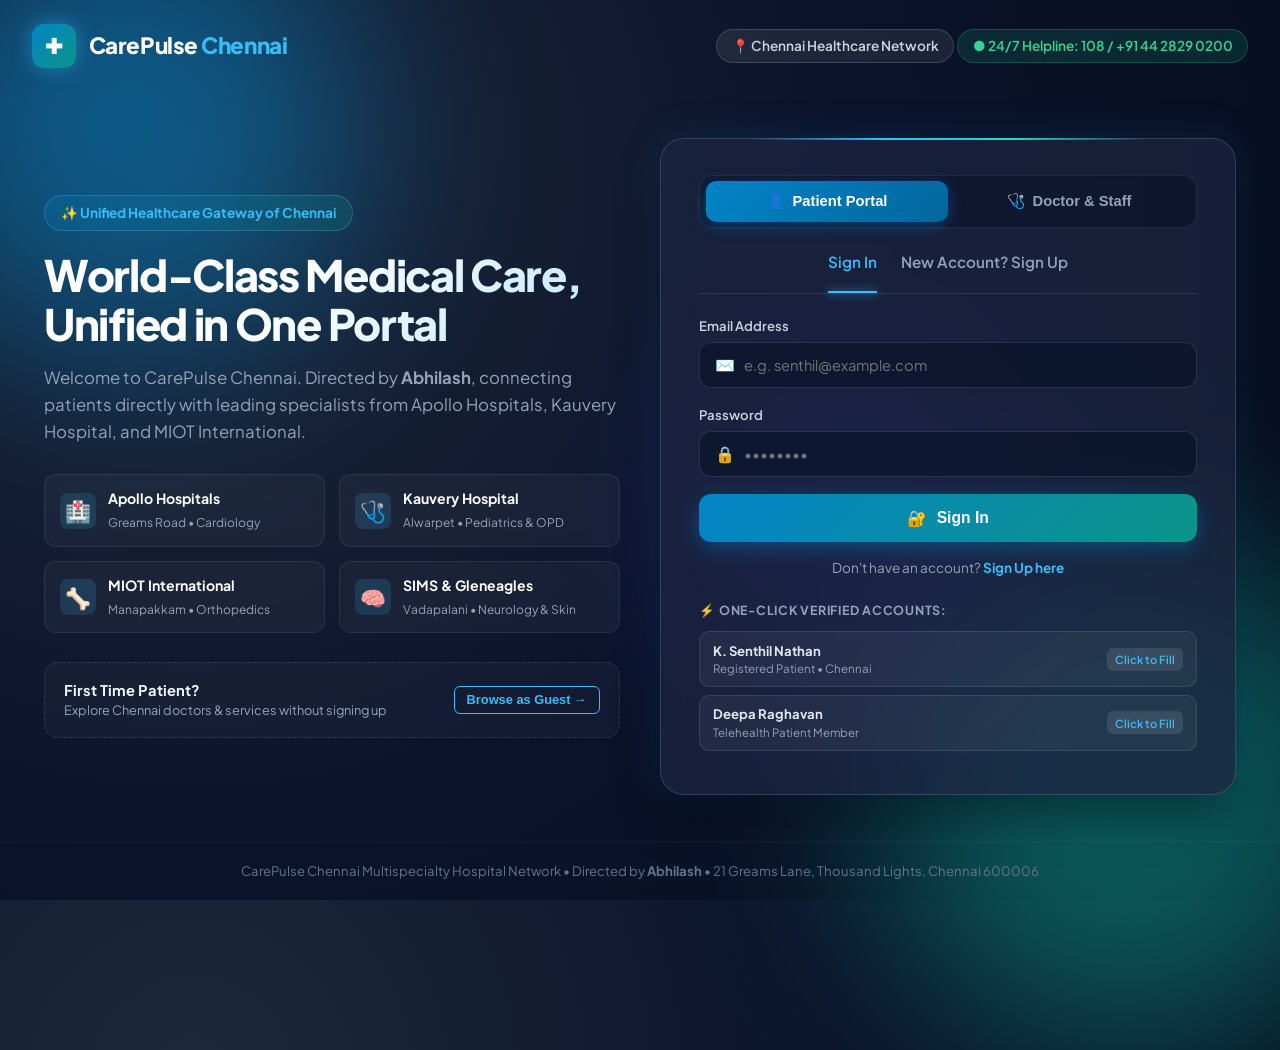
<file: web/index.html>
<!DOCTYPE html>
<html lang="en">
<head>
  <meta charset="UTF-8">
  <meta name="viewport" content="width=device-width, initial-scale=1.0">
  <title>CarePulse Chennai | Unified Healthcare Entrance & Login Gateway</title>
  <link rel="stylesheet" href="css/style.css">
  <link rel="preconnect" href="https://fonts.googleapis.com">
  <link rel="preconnect" href="https://fonts.gstatic.com" crossorigin>
  <link href="https://fonts.googleapis.com/css2?family=Plus+Jakarta+Sans:wght@300;400;500;600;700;800&display=swap" rel="stylesheet">
  <style>
    :root {
      --navy-900: #0b132b;
      --navy-800: #1c2541;
      --navy-700: #2a375a;
      --cyan-400: #38bdf8;
      --teal-400: #2dd4bf;
    }

    body.entrance-body {
      min-height: 100vh;
      background: radial-gradient(circle at 15% 20%, #1e293b 0%, #0b132b 50%, #070d1f 100%);
      font-family: 'Plus Jakarta Sans', sans-serif;
      color: #f8fafc;
      display: flex;
      flex-direction: column;
      position: relative;
      overflow-x: hidden;
    }

    /* Glowing decorative orbs */
    .glow-orb {
      position: absolute;
      border-radius: 50%;
      filter: blur(95px);
      pointer-events: none;
      z-index: 1;
      opacity: 0.55;
      animation: floatOrb 12s ease-in-out infinite alternate;
    }
    .glow-orb-1 { width: 450px; height: 450px; background: #0284c7; top: -100px; left: -100px; }
    .glow-orb-2 { width: 500px; height: 500px; background: #0d9488; bottom: -150px; right: -100px; animation-delay: -6s; }
    .glow-orb-3 { width: 320px; height: 320px; background: #4f46e5; top: 40%; left: 55%; animation-delay: -3s; opacity: 0.3; }

    @keyframes floatOrb {
      0% { transform: translateY(0px) scale(1); }
      100% { transform: translateY(40px) scale(1.08); }
    }

    .entrance-header {
      position: relative;
      z-index: 10;
      padding: 1.5rem 2rem;
      display: flex;
      justify-content: space-between;
      align-items: center;
      max-width: 1280px;
      width: 100%;
      margin: 0 auto;
    }

    .brand-logo-glow {
      display: flex;
      align-items: center;
      gap: 0.8rem;
      text-decoration: none;
      color: white;
      font-size: 1.4rem;
      font-weight: 800;
      letter-spacing: -0.02em;
    }

    .logo-pulse-box {
      width: 44px;
      height: 44px;
      background: linear-gradient(135deg, #0284c7, #0d9488);
      border-radius: 12px;
      display: flex;
      align-items: center;
      justify-content: center;
      box-shadow: 0 0 20px rgba(56, 189, 248, 0.45);
      font-size: 1.3rem;
      color: white;
      animation: heartPulse 2.5s infinite;
    }

    @keyframes heartPulse {
      0% { transform: scale(1); }
      14% { transform: scale(1.1); }
      28% { transform: scale(1); }
      42% { transform: scale(1.15); }
      70% { transform: scale(1); }
    }

    .city-badge {
      display: inline-flex;
      align-items: center;
      gap: 0.4rem;
      background: rgba(255, 255, 255, 0.08);
      border: 1px solid rgba(255, 255, 255, 0.15);
      backdrop-filter: blur(8px);
      padding: 0.35rem 0.9rem;
      border-radius: 50px;
      font-size: 0.85rem;
      font-weight: 600;
      color: #cbd5e1;
    }

    .entrance-main {
      flex: 1;
      display: flex;
      align-items: center;
      justify-content: center;
      position: relative;
      z-index: 10;
      padding: 2rem 1.5rem;
      max-width: 1240px;
      margin: 0 auto;
      width: 100%;
    }

    .gateway-split {
      display: grid;
      grid-template-columns: 1.05fr 1.05fr;
      gap: 2.5rem;
      width: 100%;
      align-items: center;
    }

    .showcase-badge {
      display: inline-flex;
      align-items: center;
      gap: 0.5rem;
      background: linear-gradient(90deg, rgba(2, 132, 199, 0.2), rgba(13, 148, 136, 0.2));
      border: 1px solid rgba(56, 189, 248, 0.3);
      padding: 0.4rem 1rem;
      border-radius: 50px;
      font-size: 0.85rem;
      font-weight: 700;
      color: var(--cyan-400);
      margin-bottom: 1.2rem;
      backdrop-filter: blur(6px);
    }

    .showcase-title {
      font-size: 2.7rem;
      font-weight: 800;
      line-height: 1.15;
      margin-bottom: 1rem;
      letter-spacing: -0.03em;
      background: linear-gradient(135deg, #ffffff 40%, #bae6fd 100%);
      -webkit-background-clip: text;
      -webkit-text-fill-color: transparent;
    }

    .showcase-subtitle {
      font-size: 1.05rem;
      color: #94a3b8;
      line-height: 1.6;
      margin-bottom: 1.8rem;
    }

    .hospital-ticker {
      display: grid;
      grid-template-columns: 1fr 1fr;
      gap: 0.85rem;
      margin-bottom: 1.8rem;
    }

    .ticker-card {
      background: rgba(255, 255, 255, 0.04);
      border: 1px solid rgba(255, 255, 255, 0.08);
      border-radius: 12px;
      padding: 0.8rem 0.95rem;
      display: flex;
      align-items: center;
      gap: 0.75rem;
      backdrop-filter: blur(8px);
      transition: all 0.2s ease;
    }

    .ticker-card:hover {
      background: rgba(255, 255, 255, 0.08);
      border-color: rgba(56, 189, 248, 0.3);
      transform: translateY(-2px);
    }

    .ticker-icon {
      font-size: 1.3rem;
      background: rgba(56, 189, 248, 0.15);
      width: 36px;
      height: 36px;
      border-radius: 8px;
      display: flex;
      align-items: center;
      justify-content: center;
    }

    .ticker-text strong { display: block; font-size: 0.88rem; color: white; }
    .ticker-text span { font-size: 0.75rem; color: #94a3b8; }

    /* Glassmorphism Card */
    .login-glass-card {
      background: rgba(28, 37, 65, 0.75);
      backdrop-filter: blur(20px);
      border: 1px solid rgba(255, 255, 255, 0.14);
      border-radius: 24px;
      padding: 2.2rem 2.4rem;
      box-shadow: 0 25px 50px -12px rgba(0, 0, 0, 0.5), 0 0 40px rgba(2, 132, 199, 0.18);
      position: relative;
    }

    .login-glass-card::before {
      content: "";
      position: absolute;
      top: -1px;
      left: 15%;
      right: 15%;
      height: 2px;
      background: linear-gradient(90deg, transparent, #38bdf8, #2dd4bf, transparent);
    }

    /* Role switcher */
    .role-switcher {
      display: grid;
      grid-template-columns: 1fr 1fr;
      background: rgba(11, 19, 43, 0.6);
      border: 1px solid rgba(255, 255, 255, 0.08);
      padding: 0.35rem;
      border-radius: 14px;
      margin-bottom: 1.4rem;
    }

    .role-btn {
      padding: 0.7rem 0.8rem;
      border-radius: 10px;
      border: none;
      background: transparent;
      color: #94a3b8;
      font-size: 0.92rem;
      font-weight: 700;
      cursor: pointer;
      display: flex;
      align-items: center;
      justify-content: center;
      gap: 0.5rem;
      transition: all 0.25s ease;
    }

    .role-btn.active {
      background: linear-gradient(135deg, #0284c7, #02669b);
      color: white;
      box-shadow: 0 4px 15px rgba(2, 132, 199, 0.4);
    }

    .role-btn.doctor.active {
      background: linear-gradient(135deg, #0d9488, #0f766e);
      box-shadow: 0 4px 15px rgba(13, 148, 136, 0.4);
    }

    /* Mode pill switcher (Sign In vs Sign Up) */
    .mode-sub-switcher {
      display: flex;
      justify-content: center;
      gap: 1.5rem;
      margin-bottom: 1.4rem;
      border-bottom: 1px solid rgba(255, 255, 255, 0.1);
      padding-bottom: 0.8rem;
    }

    .mode-link {
      color: #94a3b8;
      text-decoration: none;
      font-size: 0.95rem;
      font-weight: 600;
      cursor: pointer;
      position: relative;
      padding-bottom: 0.4rem;
      transition: all 0.2s ease;
    }

    .mode-link.active {
      color: var(--cyan-400);
    }

    .mode-link.active::after {
      content: "";
      position: absolute;
      bottom: -0.85rem;
      left: 0;
      right: 0;
      height: 2px;
      background: var(--cyan-400);
      box-shadow: 0 0 10px var(--cyan-400);
    }

    /* Input Fields */
    .form-group-glow { margin-bottom: 1.1rem; }
    .form-group-glow label {
      display: block;
      font-size: 0.82rem;
      font-weight: 600;
      color: #cbd5e1;
      margin-bottom: 0.4rem;
    }

    .input-wrapper {
      position: relative;
      display: flex;
      align-items: center;
    }

    .input-icon {
      position: absolute;
      left: 1rem;
      font-size: 1rem;
      color: #64748b;
      pointer-events: none;
    }

    .input-glass {
      width: 100%;
      background: rgba(11, 19, 43, 0.7);
      border: 1px solid rgba(255, 255, 255, 0.12);
      border-radius: 12px;
      padding: 0.8rem 1rem 0.8rem 2.7rem;
      color: white;
      font-size: 0.92rem;
      font-family: inherit;
      outline: none;
      transition: all 0.2s ease;
    }

    .input-glass:focus {
      border-color: var(--cyan-400);
      box-shadow: 0 0 0 3px rgba(56, 189, 248, 0.2);
      background: rgba(11, 19, 43, 0.9);
    }

    .form-row-2 {
      display: grid;
      grid-template-columns: 1fr 1fr;
      gap: 0.8rem;
    }

    .btn-glow-submit {
      width: 100%;
      padding: 0.9rem;
      border-radius: 12px;
      border: none;
      font-size: 0.98rem;
      font-weight: 700;
      cursor: pointer;
      color: white;
      background: linear-gradient(135deg, #0284c7 0%, #0d9488 100%);
      box-shadow: 0 6px 20px rgba(2, 132, 199, 0.4);
      transition: all 0.25s ease;
      display: flex;
      align-items: center;
      justify-content: center;
      gap: 0.6rem;
      margin-top: 0.6rem;
    }

    .btn-glow-submit:hover {
      transform: translateY(-2px);
      box-shadow: 0 10px 25px rgba(2, 132, 199, 0.5);
      filter: brightness(1.08);
    }

    /* Not Registered Warning Box */
    .not-registered-banner {
      display: none;
      background: rgba(239, 68, 68, 0.12);
      border: 1px solid rgba(239, 68, 68, 0.35);
      border-radius: 12px;
      padding: 0.9rem 1rem;
      margin-bottom: 1.2rem;
      font-size: 0.86rem;
      color: #fca5a5;
      animation: fadeIn 0.2s ease-out;
    }

    .not-registered-banner button {
      background: #ef4444;
      color: white;
      border: none;
      padding: 0.35rem 0.8rem;
      border-radius: 6px;
      font-weight: 700;
      cursor: pointer;
      margin-top: 0.5rem;
      display: inline-block;
    }

    /* VIP Auto-fill Chips */
    .vip-chips-title {
      font-size: 0.78rem;
      text-transform: uppercase;
      letter-spacing: 0.06em;
      color: #94a3b8;
      font-weight: 700;
      margin: 1.4rem 0 0.7rem;
    }

    .vip-chip {
      background: rgba(255, 255, 255, 0.05);
      border: 1px solid rgba(255, 255, 255, 0.1);
      border-radius: 10px;
      padding: 0.55rem 0.8rem;
      margin-bottom: 0.45rem;
      cursor: pointer;
      transition: all 0.2s ease;
      display: flex;
      justify-content: space-between;
      align-items: center;
    }

    .vip-chip:hover {
      background: rgba(56, 189, 248, 0.12);
      border-color: rgba(56, 189, 248, 0.35);
      transform: translateX(3px);
    }

    .vip-chip-name { font-weight: 700; font-size: 0.82rem; color: #e2e8f0; }
    .vip-chip-role { font-size: 0.72rem; color: #94a3b8; }
    .vip-chip-badge { font-size: 0.7rem; background: rgba(255, 255, 255, 0.1); padding: 0.2rem 0.5rem; border-radius: 6px; color: var(--cyan-400); font-weight: 600; }

    .entrance-footer {
      position: relative;
      z-index: 10;
      text-align: center;
      padding: 1.2rem;
      font-size: 0.82rem;
      color: #64748b;
      border-top: 1px solid rgba(255, 255, 255, 0.05);
    }

    @media (max-width: 900px) {
      .gateway-split { grid-template-columns: 1fr; }
      .hospital-ticker { grid-template-columns: 1fr; }
      .showcase-title { font-size: 2.2rem; }
    }
  </style>
</head>
<body class="entrance-body">

  <!-- Floating Glowing Orbs -->
  <div class="glow-orb glow-orb-1"></div>
  <div class="glow-orb glow-orb-2"></div>
  <div class="glow-orb glow-orb-3"></div>

  <!-- Header -->
  <header class="entrance-header">
    <a href="index.html" class="brand-logo-glow">
      <div class="logo-pulse-box">✚</div>
      <div>
        CarePulse <span style="color: var(--cyan-400)">Chennai</span>
      </div>
    </a>

    <div class="header-pills">
      <div class="city-badge">📍 Chennai Healthcare Network</div>
      <div class="city-badge" style="background: rgba(16, 185, 129, 0.15); border-color: rgba(16, 185, 129, 0.3); color: #34d399;">
        ● 24/7 Helpline: 108 / +91 44 2829 0200
      </div>
    </div>
  </header>

  <!-- Main Entrance Gateway -->
  <main class="entrance-main">
    <div class="gateway-split">

      <!-- Left Decorative Showcase -->
      <div class="showcase-pane">
        <div class="showcase-badge">
          ✨ Unified Healthcare Gateway of Chennai
        </div>

        <h1 class="showcase-title">
          World-Class Medical Care, Unified in One Portal
        </h1>

        <p class="showcase-subtitle">
          Welcome to CarePulse Chennai. Directed by <strong>Abhilash</strong>, connecting patients directly with leading specialists from Apollo Hospitals, Kauvery Hospital, and MIOT International.
        </p>

        <!-- Hospital Network Grid -->
        <div class="hospital-ticker">
          <div class="ticker-card">
            <div class="ticker-icon">🏥</div>
            <div class="ticker-text">
              <strong>Apollo Hospitals</strong>
              <span>Greams Road • Cardiology</span>
            </div>
          </div>

          <div class="ticker-card">
            <div class="ticker-icon">🩺</div>
            <div class="ticker-text">
              <strong>Kauvery Hospital</strong>
              <span>Alwarpet • Pediatrics & OPD</span>
            </div>
          </div>

          <div class="ticker-card">
            <div class="ticker-icon">🦴</div>
            <div class="ticker-text">
              <strong>MIOT International</strong>
              <span>Manapakkam • Orthopedics</span>
            </div>
          </div>

          <div class="ticker-card">
            <div class="ticker-icon">🧠</div>
            <div class="ticker-text">
              <strong>SIMS & Gleneagles</strong>
              <span>Vadapalani • Neurology & Skin</span>
            </div>
          </div>
        </div>

        <!-- Direct Guest Option -->
        <div style="background: rgba(255, 255, 255, 0.03); border: 1px dashed rgba(255, 255, 255, 0.12); padding: 1rem 1.2rem; border-radius: 14px; display: flex; align-items: center; justify-content: space-between;">
          <div>
            <div style="font-weight: 700; font-size: 0.92rem; color: #f1f5f9;">First Time Patient?</div>
            <div style="font-size: 0.8rem; color: #94a3b8;">Explore Chennai doctors & services without signing up</div>
          </div>
          <button class="btn btn-sm btn-outline" style="border-color: var(--cyan-400); color: var(--cyan-400);" onclick="quickGuestAccess()">
            Browse as Guest →
          </button>
        </div>
      </div>

      <!-- Right Glassmorphism Login & Sign-Up Card -->
      <div class="login-glass-card">

        <!-- Role Switcher (Patient vs Doctor) -->
        <div class="role-switcher">
          <button class="role-btn active" id="tabPatient" onclick="switchRole('patient')">
            <span>👤</span> Patient Portal
          </button>
          <button class="role-btn doctor" id="tabDoctor" onclick="switchRole('doctor')">
            <span>🩺</span> Doctor & Staff
          </button>
        </div>

        <!-- Mode Sub-Switcher: Sign In vs Sign Up -->
        <div class="mode-sub-switcher">
          <span class="mode-link active" id="modeSignIn" onclick="setAuthMode('login')">Sign In</span>
          <span class="mode-link" id="modeSignUp" onclick="setAuthMode('signup')">New Account? Sign Up</span>
        </div>

        <!-- Not Registered Interactive Alert Banner (Appears when email is not found) -->
        <div class="not-registered-banner" id="notRegisteredBanner">
          <div>⚠️ <strong>Account not found!</strong> No account is registered with this email.</div>
          <div style="margin-top: 0.3rem;">Please click below to create your account now:</div>
          <button type="button" onclick="triggerAutoSignUp()">
            ➕ Create Account Now
          </button>
        </div>

        <!-- ================= SIGN IN FORM ================= -->
        <form id="signInForm" onsubmit="handleSignInSubmit(event)">
          <div class="form-group-glow">
            <label id="signInEmailLabel">Email Address</label>
            <div class="input-wrapper">
              <span class="input-icon" id="signInEmailIcon">✉️</span>
              <input type="email" id="signInEmail" class="input-glass" placeholder="e.g. senthil@example.com" required>
            </div>
          </div>

          <div class="form-group-glow">
            <label>Password</label>
            <div class="input-wrapper">
              <span class="input-icon">🔒</span>
              <input type="password" id="signInPassword" class="input-glass" placeholder="••••••••" required>
            </div>
          </div>

          <button type="submit" class="btn-glow-submit" id="submitSignInBtn">
            <span>🔐</span> Sign In
          </button>

          <div style="text-align: center; margin-top: 1rem; font-size: 0.85rem; color: #94a3b8;">
            Don't have an account? <a href="javascript:void(0)" onclick="setAuthMode('signup')" style="color: var(--cyan-400); font-weight: 700; text-decoration: none;">Sign Up here</a>
          </div>
        </form>

        <!-- ================= SIGN UP FORM ================= -->
        <form id="signUpForm" onsubmit="handleSignUpSubmit(event)" style="display: none;">
          <div class="form-group-glow">
            <label id="signUpNameLabel">Full Name</label>
            <div class="input-wrapper">
              <span class="input-icon">👤</span>
              <input type="text" id="signUpName" class="input-glass" placeholder="e.g. Rajesh Kannan" required>
            </div>
          </div>

          <div class="form-group-glow">
            <label>Email Address</label>
            <div class="input-wrapper">
              <span class="input-icon">✉️</span>
              <input type="email" id="signUpEmail" class="input-glass" placeholder="rajesh@example.com" required>
            </div>
          </div>

          <div class="form-row-2">
            <div class="form-group-glow">
              <label>Phone (+91)</label>
              <div class="input-wrapper">
                <span class="input-icon">📞</span>
                <input type="tel" id="signUpPhone" class="input-glass" placeholder="98401 22334">
              </div>
            </div>
            <!-- Doctor-only field: Specialty -->
            <div class="form-group-glow" id="doctorSpecialtyGroup" style="display: none;">
              <label>Specialty</label>
              <div class="input-wrapper">
                <span class="input-icon">🩺</span>
                <select id="signUpSpecialty" class="input-glass" style="padding-left: 2.7rem;">
                  <option value="Cardiology">Cardiology</option>
                  <option value="Pediatrics">Pediatrics</option>
                  <option value="Orthopedics">Orthopedics</option>
                  <option value="Neurology">Neurology</option>
                  <option value="Dermatology">Dermatology</option>
                  <option value="General Medicine">General Medicine</option>
                  <option value="Dentistry">Dentistry</option>
                  <option value="Oncology">Oncology</option>
                </select>
              </div>
            </div>
            <!-- Patient-only field: Age -->
            <div class="form-group-glow" id="patientAgeGroup">
              <label>Age</label>
              <div class="input-wrapper">
                <span class="input-icon">🎂</span>
                <input type="number" id="signUpAge" class="input-glass" value="32" min="1" max="110">
              </div>
            </div>
          </div>

          <!-- Doctor-only field: Hospital affiliation -->
          <div class="form-group-glow" id="doctorHospitalGroup" style="display: none;">
            <label>Hospital Affiliation</label>
            <div class="input-wrapper">
              <span class="input-icon">🏥</span>
              <select id="signUpHospital" class="input-glass" style="padding-left: 2.7rem;">
                <option value="Apollo Hospitals, Greams Road, Chennai">Apollo Hospitals, Greams Road</option>
                <option value="Kauvery Hospital, Alwarpet, Chennai">Kauvery Hospital, Alwarpet</option>
                <option value="MIOT International, Manapakkam, Chennai">MIOT International, Manapakkam</option>
                <option value="SIMS Hospital, Vadapalani, Chennai">SIMS Hospital, Vadapalani</option>
                <option value="Gleneagles Global Health City, Chennai">Gleneagles Global Health City</option>
                <option value="Fortis Malar Hospital, Adyar, Chennai">Fortis Malar Hospital, Adyar</option>
              </select>
            </div>
          </div>

          <div class="form-group-glow">
            <label>Create Password</label>
            <div class="input-wrapper">
              <span class="input-icon">🔒</span>
              <input type="password" id="signUpPassword" class="input-glass" placeholder="••••••••" required>
            </div>
          </div>

          <button type="submit" class="btn-glow-submit" id="submitSignUpBtn">
            <span>✨</span> Create Account
          </button>

          <div style="text-align: center; margin-top: 1rem; font-size: 0.85rem; color: #94a3b8;">
            Already have an account? <a href="javascript:void(0)" onclick="setAuthMode('login')" style="color: var(--cyan-400); font-weight: 700; text-decoration: none;">Sign In here</a>
          </div>
        </form>

        <!-- VIP Auto-fill Verified Credentials -->
        <div class="vip-chips-title" id="vipTitle">
          ⚡ One-Click Verified Accounts:
        </div>

        <!-- Patient Demo Chips -->
        <div id="patientChips">
          <div class="vip-chip" onclick="fillQuickAuth('senthil@example.com', 'patient123')">
            <div>
              <div class="vip-chip-name">K. Senthil Nathan</div>
              <div class="vip-chip-role">Registered Patient • Chennai</div>
            </div>
            <span class="vip-chip-badge">Click to Fill</span>
          </div>

          <div class="vip-chip" onclick="fillQuickAuth('deepa.r@example.com', 'patient123')">
            <div>
              <div class="vip-chip-name">Deepa Raghavan</div>
              <div class="vip-chip-role">Telehealth Patient Member</div>
            </div>
            <span class="vip-chip-badge">Click to Fill</span>
          </div>
        </div>

        <!-- Doctor Demo Chips -->
        <div id="doctorChips" style="display: none;">
          <div class="vip-chip" onclick="fillQuickAuth('abhilash@carepulse.org', 'abhilash123')">
            <div>
              <div class="vip-chip-name" style="color: var(--cyan-400);">👑 Abhilash (Owner & Director)</div>
              <div class="vip-chip-role">Full Super Administrator Access</div>
            </div>
            <span class="vip-chip-badge">Owner</span>
          </div>

          <div class="vip-chip" onclick="fillQuickAuth('dr.karthik@apollo.chennai.in', 'apollo123')">
            <div>
              <div class="vip-chip-name">Dr. K. Karthikeyan</div>
              <div class="vip-chip-role">Cardiologist • Apollo Greams Rd</div>
            </div>
            <span class="vip-chip-badge">Doctor</span>
          </div>

          <div class="vip-chip" onclick="fillQuickAuth('dr.priya@kauvery.chennai.in', 'kauvery123')">
            <div>
              <div class="vip-chip-name">Dr. Priya Sundaram</div>
              <div class="vip-chip-role">Pediatrician • Kauvery Alwarpet</div>
            </div>
            <span class="vip-chip-badge">Doctor</span>
          </div>
        </div>

      </div>

    </div>
  </main>

  <footer class="entrance-footer">
    CarePulse Chennai Multispecialty Hospital Network • Directed by <strong>Abhilash</strong> • 21 Greams Lane, Thousand Lights, Chennai 600006
  </footer>

  <script src="js/api.js"></script>
  <script>
    let currentRole = 'patient'; // 'patient' or 'doctor'
    let currentAuthMode = 'login'; // 'login' or 'signup'
    let lastFailedEmail = '';

    function switchRole(role) {
      currentRole = role;
      hideNotRegisteredBanner();

      const tabP = document.getElementById('tabPatient');
      const tabD = document.getElementById('tabDoctor');
      const patientChips = document.getElementById('patientChips');
      const doctorChips = document.getElementById('doctorChips');
      const docHospital = document.getElementById('doctorHospitalGroup');
      const docSpecialty = document.getElementById('doctorSpecialtyGroup');
      const patientAge = document.getElementById('patientAgeGroup');
      const signUpNameLabel = document.getElementById('signUpNameLabel');

      if (role === 'patient') {
        tabP.classList.add('active');
        tabD.classList.remove('active');
        patientChips.style.display = 'block';
        doctorChips.style.display = 'none';
        docHospital.style.display = 'none';
        docSpecialty.style.display = 'none';
        patientAge.style.display = 'block';
        signUpNameLabel.textContent = 'Patient Full Name';
      } else {
        tabD.classList.add('active');
        tabP.classList.remove('active');
        patientChips.style.display = 'none';
        doctorChips.style.display = 'block';
        docHospital.style.display = 'block';
        docSpecialty.style.display = 'block';
        patientAge.style.display = 'none';
        signUpNameLabel.textContent = 'Doctor Full Name (e.g. Dr. Ramesh Kumar)';
      }

      updateSubmitButtonText();
    }

    function setAuthMode(mode) {
      currentAuthMode = mode;
      hideNotRegisteredBanner();

      const signInLink = document.getElementById('modeSignIn');
      const signUpLink = document.getElementById('modeSignUp');
      const signInForm = document.getElementById('signInForm');
      const signUpForm = document.getElementById('signUpForm');

      if (mode === 'login') {
        signInLink.classList.add('active');
        signUpLink.classList.remove('active');
        signInForm.style.display = 'block';
        signUpForm.style.display = 'none';
      } else {
        signUpLink.classList.add('active');
        signInLink.classList.remove('active');
        signInForm.style.display = 'none';
        signUpForm.style.display = 'block';

        if (lastFailedEmail) {
          document.getElementById('signUpEmail').value = lastFailedEmail;
        }
      }

      updateSubmitButtonText();
    }

    function updateSubmitButtonText() {
      const signInBtn = document.getElementById('submitSignInBtn');
      const signUpBtn = document.getElementById('submitSignUpBtn');

      if (currentRole === 'patient') {
        signInBtn.innerHTML = '<span>🔐</span> Sign In to Patient Portal';
        signUpBtn.innerHTML = '<span>✨</span> Create Patient Account';
      } else {
        signInBtn.innerHTML = '<span>🩺</span> Access Clinical Console';
        signUpBtn.innerHTML = '<span>🩺</span> Register Doctor / Staff Account';
      }
    }

    function fillQuickAuth(email, pass) {
      setAuthMode('login');
      document.getElementById('signInEmail').value = email;
      document.getElementById('signInPassword').value = pass;
    }

    function showNotRegisteredBanner(email) {
      lastFailedEmail = email;
      const banner = document.getElementById('notRegisteredBanner');
      banner.style.display = 'block';
    }

    function hideNotRegisteredBanner() {
      const banner = document.getElementById('notRegisteredBanner');
      banner.style.display = 'none';
    }

    function triggerAutoSignUp() {
      setAuthMode('signup');
    }

    function quickGuestAccess() {
      const guest = {
        token: 'GUEST-' + Date.now(),
        name: 'Guest Patient (Chennai)',
        email: 'guest@chennai-health.org',
        role: 'Patient'
      };
      localStorage.setItem('carepulse_patient_auth', JSON.stringify(guest));
      showToast('Entering as Guest Patient...', 'success');
      setTimeout(() => {
        window.location.href = 'patient.html';
      }, 600);
    }

    // Handle Login
    async function handleSignInSubmit(e) {
      e.preventDefault();
      hideNotRegisteredBanner();

      const btn = document.getElementById('submitSignInBtn');
      btn.disabled = true;
      btn.innerHTML = '<span>⏳</span> Verifying credentials...';

      const email = document.getElementById('signInEmail').value.trim();
      const password = document.getElementById('signInPassword').value.trim();

      try {
        const res = await api.login(email, password, currentRole);
        const userData = res.data;

        if (userData.role === 'Patient') {
          localStorage.setItem('carepulse_patient_auth', JSON.stringify(userData));
          showToast(`Welcome back, ${userData.name}!`, 'success');
          setTimeout(() => { window.location.href = 'patient.html'; }, 600);
        } else {
          localStorage.setItem('carepulse_staff_auth', JSON.stringify(userData));
          showToast(`Welcome Dr./Staff ${userData.name}!`, 'success');
          setTimeout(() => { window.location.href = 'admin.html'; }, 600);
        }
      } catch (err) {
        btn.disabled = false;
        updateSubmitButtonText();

        if (err.notRegistered) {
          showNotRegisteredBanner(email);
        } else {
          showToast(err.message || 'Login failed', 'error');
        }
      }
    }

    // Handle Sign Up
    async function handleSignUpSubmit(e) {
      e.preventDefault();
      const btn = document.getElementById('submitSignUpBtn');
      btn.disabled = true;
      btn.innerHTML = '<span>⏳</span> Creating account...';

      const name = document.getElementById('signUpName').value.trim();
      const email = document.getElementById('signUpEmail').value.trim();
      const phone = document.getElementById('signUpPhone').value.trim();
      const password = document.getElementById('signUpPassword').value.trim();
      const specialty = document.getElementById('signUpSpecialty').value;
      const hospital = document.getElementById('signUpHospital').value;

      try {
        const res = await api.register({
          name,
          email,
          phone,
          password,
          roleType: currentRole,
          specialty,
          hospital
        });

        const userData = res.data;
        showToast('Account created successfully!', 'success');

        if (userData.role === 'Patient') {
          localStorage.setItem('carepulse_patient_auth', JSON.stringify(userData));
          setTimeout(() => { window.location.href = 'patient.html'; }, 600);
        } else {
          localStorage.setItem('carepulse_staff_auth', JSON.stringify(userData));
          setTimeout(() => { window.location.href = 'admin.html'; }, 600);
        }
      } catch (err) {
        btn.disabled = false;
        updateSubmitButtonText();
        showToast(err.message || 'Sign up failed', 'error');
      }
    }
  </script>
</body>
</html>
</file>
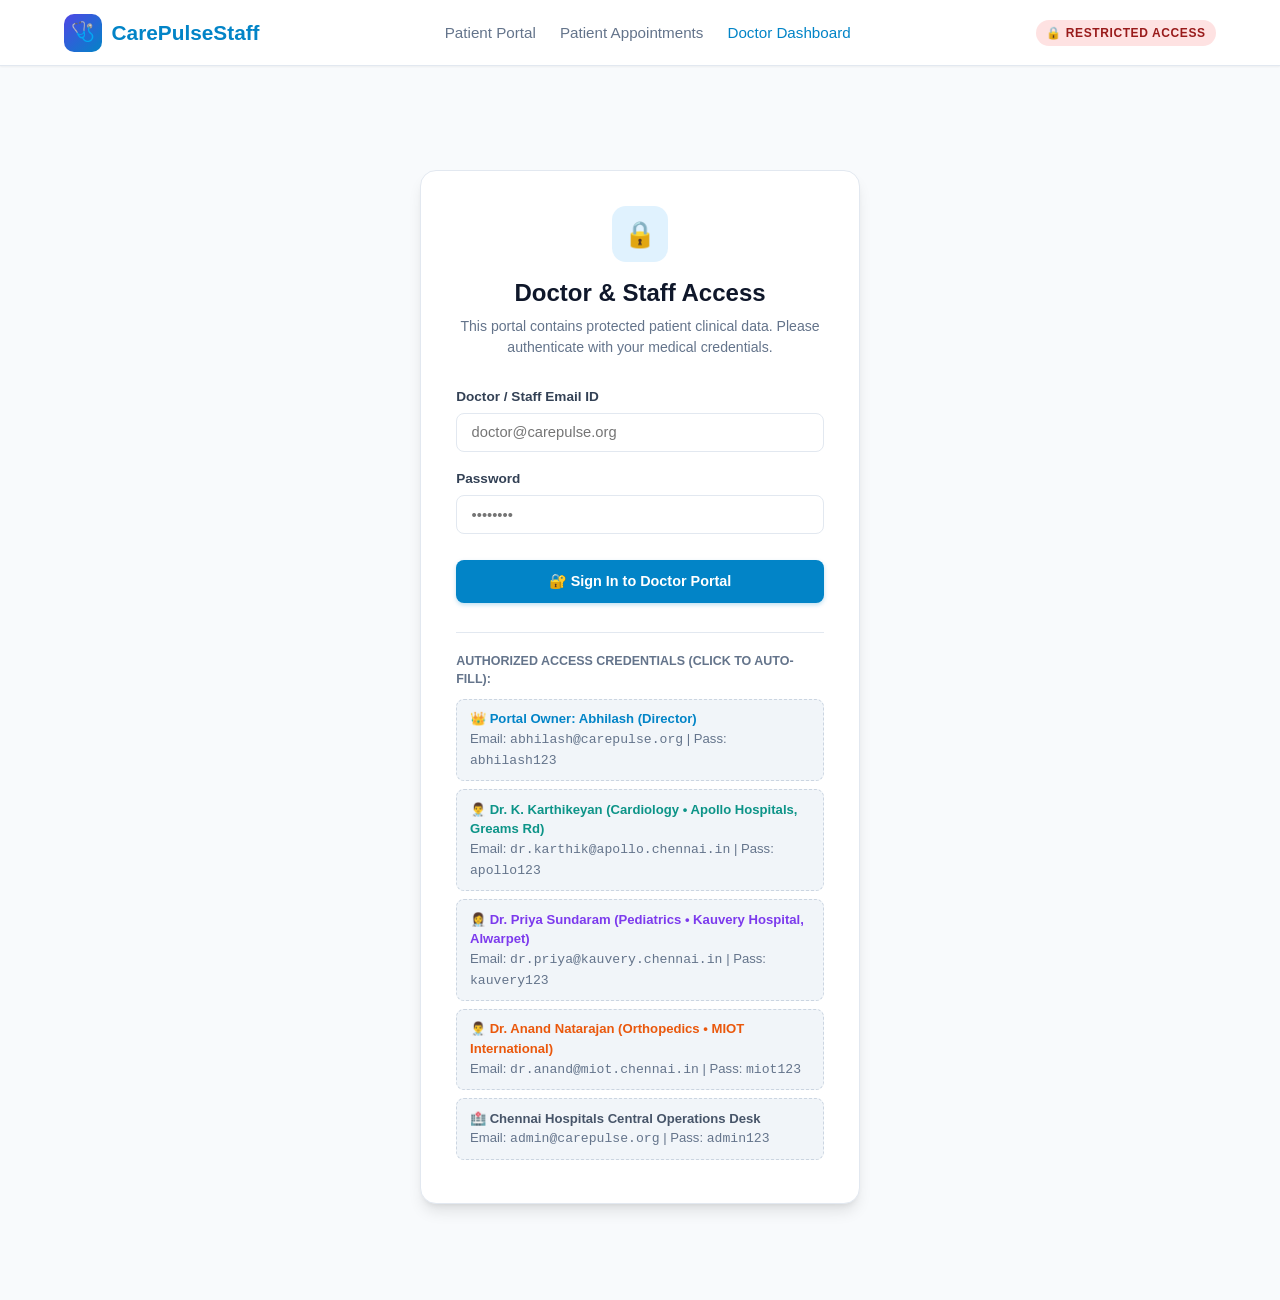
<file: web/admin.html>
<!DOCTYPE html>
<html lang="en">
<head>
  <meta charset="UTF-8">
  <meta name="viewport" content="width=device-width, initial-scale=1.0">
  <title>Staff & Doctor Portal | CarePulse Healthcare</title>
  <link rel="stylesheet" href="css/style.css">
  <link rel="preconnect" href="https://fonts.googleapis.com">
  <link rel="preconnect" href="https://fonts.gstatic.com" crossorigin>
  <link href="https://fonts.googleapis.com/css2?family=Plus+Jakarta+Sans:wght@400;500;600;700;800&display=swap" rel="stylesheet">
  <style>
    .login-container {
      max-width: 440px;
      margin: 4rem auto;
      background: white;
      border: 1px solid var(--border);
      border-radius: 16px;
      padding: 2.2rem;
      box-shadow: var(--shadow-lg);
    }
    .demo-credential-chip {
      background: #f1f5f9;
      border: 1px dashed #cbd5e1;
      border-radius: 8px;
      padding: 0.6rem 0.8rem;
      font-size: 0.82rem;
      cursor: pointer;
      transition: var(--transition);
      margin-bottom: 0.5rem;
    }
    .demo-credential-chip:hover {
      background: var(--primary-light);
      border-color: var(--primary);
    }
  </style>
</head>
<body>

  <!-- Navigation -->
  <header class="navbar">
    <div class="nav-container">
      <a href="index.html" class="nav-logo">
        <div class="nav-logo-icon" style="background: linear-gradient(135deg, #4f46e5, #0284c7);">🩺</div>
        <span>CarePulse<span style="color: var(--primary)">Staff</span></span>
      </a>

      <ul class="nav-links">
        <li><a href="index.html" class="nav-link">Patient Portal</a></li>
        <li><a href="appointments.html" class="nav-link">Patient Appointments</a></li>
        <li><a href="admin.html" class="nav-link active">Doctor Dashboard</a></li>
      </ul>

      <div class="nav-actions" id="navAuthSection">
        <span class="badge badge-cancelled" id="authStatusBadge">🔒 Restricted Access</span>
      </div>
    </div>
  </header>

  <!-- Login Gate Screen (Shown when not authenticated) -->
  <div id="loginGateSection" class="container">
    <div class="login-container">
      <div style="text-align: center; margin-bottom: 1.8rem;">
        <div style="width: 56px; height: 56px; background: var(--primary-light); color: var(--primary); border-radius: 14px; display: inline-flex; align-items: center; justify-content: center; font-size: 1.6rem; margin-bottom: 0.8rem;">
          🔒
        </div>
        <h2 style="font-size: 1.5rem; font-weight: 800; color: var(--text-dark); margin-bottom: 0.3rem;">Doctor & Staff Access</h2>
        <p style="color: var(--text-muted); font-size: 0.88rem;">This portal contains protected patient clinical data. Please authenticate with your medical credentials.</p>
      </div>

      <form id="doctorLoginForm" onsubmit="handleLoginSubmit(event)">
        <div class="form-group">
          <label class="form-label">Doctor / Staff Email ID</label>
          <input type="text" id="loginUsername" class="form-control" placeholder="doctor@carepulse.org" required>
        </div>

        <div class="form-group">
          <label class="form-label">Password</label>
          <input type="password" id="loginPassword" class="form-control" placeholder="••••••••" required>
        </div>

        <button type="submit" class="btn btn-primary" id="loginSubmitBtn" style="width: 100%; margin-top: 0.5rem; padding: 0.75rem;">
          🔐 Sign In to Doctor Portal
        </button>
      </form>

      <!-- Quick Demo Credentials for Convenience -->
      <div style="margin-top: 1.8rem; border-top: 1px solid var(--border); padding-top: 1.2rem;">
        <div style="font-size: 0.78rem; font-weight: 700; color: var(--text-muted); text-transform: uppercase; margin-bottom: 0.6rem;">
          Authorized Access Credentials (Click to Auto-fill):
        </div>

        <div class="demo-credential-chip" onclick="fillCredentials('abhilash@carepulse.org', 'abhilash123')">
          <div style="font-weight: 700; color: #0284c7;">👑 Portal Owner: Abhilash (Director)</div>
          <div style="color: var(--text-muted);">Email: <code>abhilash@carepulse.org</code> | Pass: <code>abhilash123</code></div>
        </div>

        <div class="demo-credential-chip" onclick="fillCredentials('dr.karthik@apollo.chennai.in', 'apollo123')">
          <div style="font-weight: 600; color: #0d9488;">👨‍⚕️ Dr. K. Karthikeyan (Cardiology • Apollo Hospitals, Greams Rd)</div>
          <div style="color: var(--text-muted);">Email: <code>dr.karthik@apollo.chennai.in</code> | Pass: <code>apollo123</code></div>
        </div>

        <div class="demo-credential-chip" onclick="fillCredentials('dr.priya@kauvery.chennai.in', 'kauvery123')">
          <div style="font-weight: 600; color: #7c3aed;">👩‍⚕️ Dr. Priya Sundaram (Pediatrics • Kauvery Hospital, Alwarpet)</div>
          <div style="color: var(--text-muted);">Email: <code>dr.priya@kauvery.chennai.in</code> | Pass: <code>kauvery123</code></div>
        </div>

        <div class="demo-credential-chip" onclick="fillCredentials('dr.anand@miot.chennai.in', 'miot123')">
          <div style="font-weight: 600; color: #ea580c;">👨‍⚕️ Dr. Anand Natarajan (Orthopedics • MIOT International)</div>
          <div style="color: var(--text-muted);">Email: <code>dr.anand@miot.chennai.in</code> | Pass: <code>miot123</code></div>
        </div>

        <div class="demo-credential-chip" onclick="fillCredentials('admin@carepulse.org', 'admin123')">
          <div style="font-weight: 600; color: #475569;">🏥 Chennai Hospitals Central Operations Desk</div>
          <div style="color: var(--text-muted);">Email: <code>admin@carepulse.org</code> | Pass: <code>admin123</code></div>
        </div>
      </div>
    </div>
  </div>

  <!-- Authenticated Protected Dashboard -->
  <div id="protectedDashboardSection" class="container" style="display: none;">
    <div style="display: flex; justify-content: space-between; align-items: flex-end; flex-wrap: wrap; gap: 1rem; margin-bottom: 2rem;">
      <div>
        <div class="hero-badge" style="background: var(--primary-light); color: var(--primary); margin-bottom: 0.5rem;">👨‍⚕️ Clinical Operations Dashboard</div>
        <h1 style="font-size: 2rem; font-weight: 800; color: var(--text-dark); margin-bottom: 0.3rem;">Doctor & Staff Management</h1>
        <p style="color: var(--text-muted); font-size: 1rem;" id="authenticatedUserGreeting">Welcome to the medical consultation queue.</p>
      </div>
      <div style="display: flex; gap: 0.8rem;">
        <button class="btn btn-secondary" onclick="loadAdminData()">🔄 Refresh Queue</button>
        <button class="btn btn-outline" onclick="handleLogout()" style="color: var(--danger); border-color: var(--danger);">🚪 Logout</button>
      </div>
    </div>

    <!-- Metric Cards -->
    <div style="display: grid; grid-template-columns: repeat(auto-fit, minmax(200px, 1fr)); gap: 1.2rem; margin-bottom: 2.2rem;">
      <div class="stat-item" style="text-align: left; padding: 1.2rem;">
        <div style="font-size: 0.8rem; font-weight: 600; color: var(--text-muted);">ACTIVE DOCTORS</div>
        <div class="stat-value" id="adminDoctorsCount" style="color: var(--primary); font-size: 2rem;">8</div>
        <div style="font-size: 0.78rem; color: #10b981;">Across 8 clinical specialties</div>
      </div>
      <div class="stat-item" style="text-align: left; padding: 1.2rem;">
        <div style="font-size: 0.8rem; font-weight: 600; color: var(--text-muted);">PENDING / UPCOMING</div>
        <div class="stat-value" id="adminUpcomingCount" style="color: var(--warning); font-size: 2rem;">0</div>
        <div style="font-size: 0.78rem; color: var(--text-muted);">Require medical review</div>
      </div>
      <div class="stat-item" style="text-align: left; padding: 1.2rem;">
        <div style="font-size: 0.8rem; font-weight: 600; color: var(--text-muted);">COMPLETED SESSIONS</div>
        <div class="stat-value" id="adminCompletedCount" style="color: var(--success); font-size: 2rem;">0</div>
        <div style="font-size: 0.78rem; color: #10b981;">Consultations concluded</div>
      </div>
      <div class="stat-item" style="text-align: left; padding: 1.2rem;">
        <div style="font-size: 0.8rem; font-weight: 600; color: var(--text-muted);">TOTAL APPOINTMENTS</div>
        <div class="stat-value" id="adminTotalCount" style="color: #6366f1; font-size: 2rem;">0</div>
        <div style="font-size: 0.78rem; color: var(--text-muted);">Registered in hospital system</div>
      </div>
    </div>

    <!-- Table Container -->
    <div class="data-table-container">
      <div style="padding: 1.2rem 1.4rem; border-bottom: 1px solid var(--border); display: flex; justify-content: space-between; align-items: center; flex-wrap: wrap; gap: 1rem;">
        <h3 style="font-size: 1.15rem; font-weight: 700; color: var(--text-dark);">Appointment Queue & Records</h3>
        <input type="text" id="adminSearchInput" class="form-control" style="max-width: 320px;" placeholder="Filter queue by patient, doctor, ID..." oninput="filterAdminQueue()">
      </div>

      <table class="data-table">
        <thead>
          <tr>
            <th>Ref ID</th>
            <th>Patient Details</th>
            <th>Assigned Doctor</th>
            <th>Date & Time</th>
            <th>Mode</th>
            <th>Status</th>
            <th>Clinical Notes</th>
            <th style="text-align: right;">Action</th>
          </tr>
        </thead>
        <tbody id="adminTableBody">
          <!-- Populated dynamically -->
        </tbody>
      </table>
    </div>
  </div>

  <!-- Clinical Diagnosis Modal -->
  <div class="modal-overlay" id="doctorNotesModal">
    <div class="modal-box" style="max-width: 550px;">
      <div class="modal-header">
        <h3 class="modal-title">Doctor Consultation & Notes</h3>
        <button class="modal-close" onclick="closeDoctorNotesModal()">&times;</button>
      </div>
      <div class="modal-body">
        <input type="hidden" id="adminApptId">
        <div class="form-group">
          <label class="form-label">Patient</label>
          <input type="text" id="adminPatientInfo" class="form-control" readonly disabled>
        </div>
        <div class="form-group">
          <label class="form-label">Chief Complaint / Symptoms</label>
          <textarea id="adminSymptoms" class="form-control" rows="2" readonly disabled></textarea>
        </div>
        <div class="form-group">
          <label class="form-label">Physician Diagnosis & Prescription Notes</label>
          <textarea id="adminNotesInput" class="form-control" rows="4" placeholder="Enter clinical assessment, prescription drugs, recommended diagnostic tests, or follow-up instructions..."></textarea>
        </div>
        <div class="form-group">
          <label class="form-label">Update Status</label>
          <select id="adminStatusSelect" class="form-control">
            <option value="Confirmed">Confirmed</option>
            <option value="Completed">Mark as Completed</option>
            <option value="Cancelled">Cancelled</option>
          </select>
        </div>
      </div>
      <div class="modal-footer">
        <button class="btn btn-secondary" onclick="closeDoctorNotesModal()">Cancel</button>
        <button class="btn btn-primary" onclick="submitDoctorNotes()">Save Clinical Record</button>
      </div>
    </div>
  </div>

  <script src="js/api.js"></script>
  <script src="js/admin.js"></script>
</body>
</html>
</file>
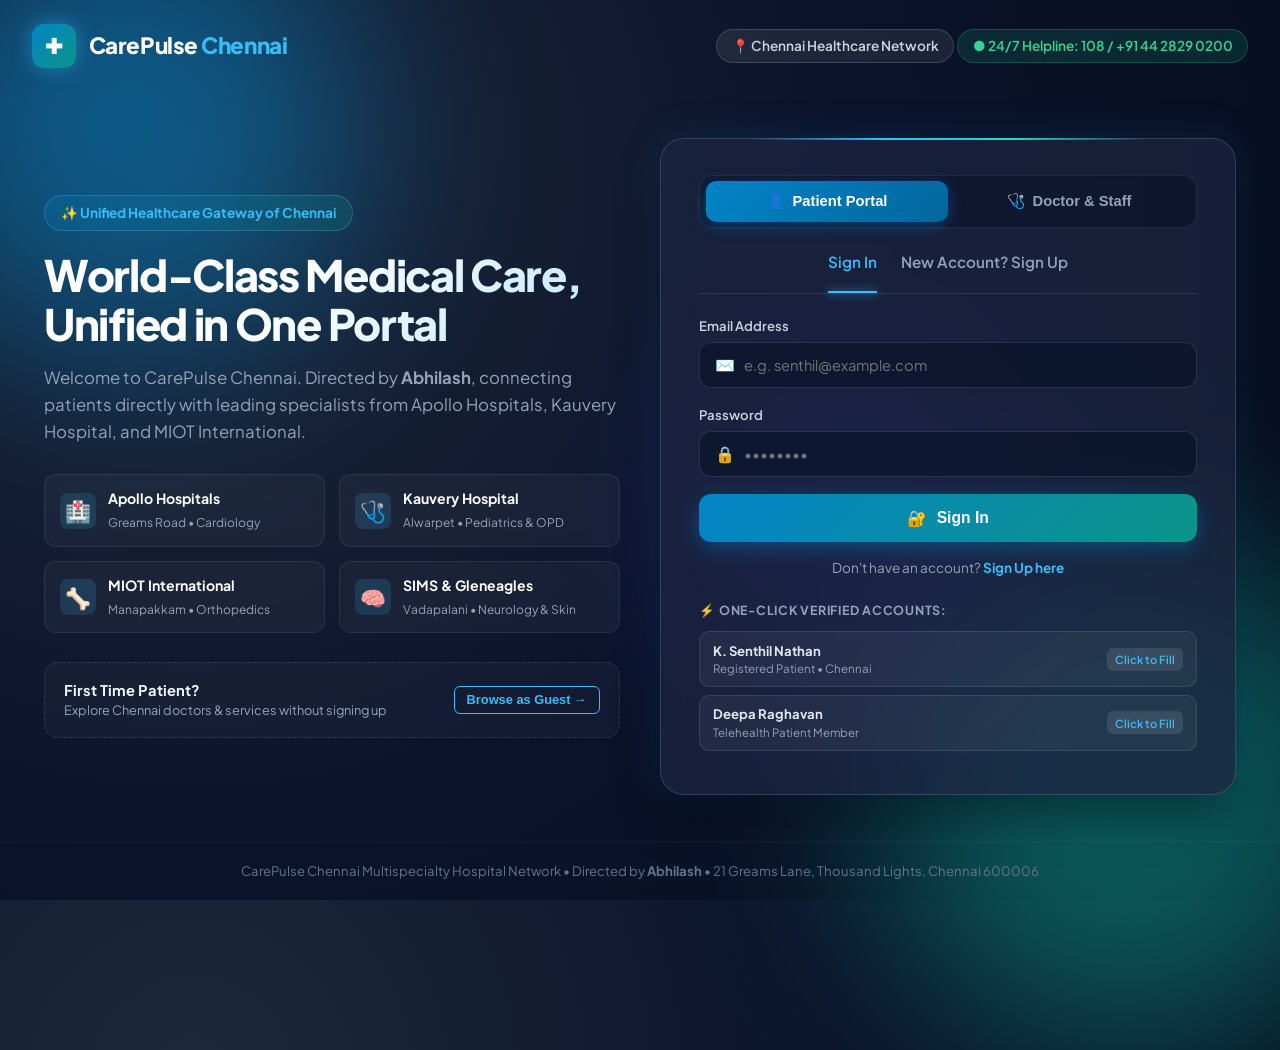
<file: web/patient.html>
<!DOCTYPE html>
<html lang="en">
<head>
  <meta charset="UTF-8">
  <meta name="viewport" content="width=device-width, initial-scale=1.0">
  <title>Patient Portal | CarePulse Chennai Healthcare</title>
  <link rel="stylesheet" href="css/style.css">
  <link rel="preconnect" href="https://fonts.googleapis.com">
  <link rel="preconnect" href="https://fonts.gstatic.com" crossorigin>
  <link href="https://fonts.googleapis.com/css2?family=Plus+Jakarta+Sans:wght@400;500;600;700;800&display=swap" rel="stylesheet">
  <script>
    // Enforce patient authentication
    const auth = localStorage.getItem('carepulse_patient_auth');
    if (!auth) {
      window.location.href = 'index.html';
    }
  </script>
</head>
<body>

  <!-- Navigation -->
  <header class="navbar">
    <div class="nav-container">
      <a href="patient.html" class="nav-logo">
        <div class="nav-logo-icon">✚</div>
        <span>CarePulse<span style="color: var(--secondary)">Chennai</span></span>
      </a>

      <ul class="nav-links">
        <li><a href="#search-section" class="nav-link">Find Doctors</a></li>
        <li><a href="#services-section" class="nav-link">Master Checks</a></li>
        <li><a href="appointments.html" class="nav-link">My Appointments</a></li>
        <li><a href="admin.html" class="nav-link">🔒 Staff Portal</a></li>
      </ul>

      <div class="nav-actions">
        <span id="patientWelcomeBadge" class="badge badge-confirmed" style="padding: 0.4rem 0.8rem; font-size: 0.82rem;">👤 Patient</span>
        <button class="btn btn-outline btn-sm" onclick="logoutPatient()" style="color: var(--danger); border-color: var(--danger);">Logout</button>
        <button class="btn btn-primary btn-sm" onclick="openBookingModal()">+ Book Visit</button>
      </div>
    </div>
  </header>

  <!-- Hero Section -->
  <section class="hero">
    <div class="hero-content">
      <div class="hero-badge">🩺 Top Specialists & Hospitals Across Chennai</div>
      <h1>Quality Healthcare in Chennai, Scheduled with Ease</h1>
      <p>Discover leading specialists from Apollo Greams Road, Kauvery Hospital, MIOT International, SIMS, and Gleneagles. Book in-person OPD or teleconsultations in seconds.</p>
    </div>

    <!-- Quick Search Widget -->
    <div class="search-bar-wrapper" id="search-section">
      <div class="search-input-group">
        <span style="color: var(--text-muted)">🔍</span>
        <input type="text" id="searchInput" placeholder="Search doctor, hospital (Apollo, Kauvery, MIOT), or symptoms...">
      </div>

      <div class="search-input-group">
        <span style="color: var(--text-muted)">🩺</span>
        <select id="specialtySelect">
          <option value="All">All Specialties</option>
          <option value="Cardiology">Cardiology</option>
          <option value="Neurology">Neurology</option>
          <option value="Pediatrics">Pediatrics</option>
          <option value="Orthopedics">Orthopedics</option>
          <option value="Dermatology">Dermatology</option>
          <option value="General Medicine">General Medicine</option>
          <option value="Dentistry">Dentistry</option>
          <option value="Oncology">Oncology</option>
        </select>
      </div>

      <button class="btn btn-primary" style="height: 100%; border-radius: 8px;" onclick="applyFilters()">Search</button>
    </div>
  </section>

  <!-- Stats Ribbon -->
  <section class="stats-ribbon">
    <div class="stat-item">
      <div class="stat-value" id="statDoctors">8+</div>
      <div class="stat-label">Chennai Specialists</div>
    </div>
    <div class="stat-item">
      <div class="stat-value">8</div>
      <div class="stat-label">Speciality Departments</div>
    </div>
    <div class="stat-item">
      <div class="stat-value" id="statBookings">2,500+</div>
      <div class="stat-label">Consultations Booked</div>
    </div>
    <div class="stat-item">
      <div class="stat-value">99.4%</div>
      <div class="stat-label">Patient Trust Rating</div>
    </div>
  </section>

  <!-- Available Services Section -->
  <section class="container" id="services-section">
    <div class="section-header">
      <h2 class="section-title">Available Medical Services & Packages</h2>
      <p class="section-subtitle">Preventative full body checks, cardiac screenings, and specialized diagnostic care across partner facilities in Chennai.</p>
    </div>

    <div class="services-grid" id="servicesGrid">
      <!-- Injected via JavaScript -->
    </div>
  </section>

  <!-- Doctors Directory Section -->
  <section class="container" style="background: white; border-top: 1px solid var(--border); border-bottom: 1px solid var(--border); max-width: 100%;">
    <div class="container" style="padding-top: 1rem;">
      <div class="section-header">
        <h2 class="section-title">Verified Chennai Doctors & Specialists</h2>
        <p class="section-subtitle">Book confirmed consultation slots at Apollo Greams Rd, Kauvery Alwarpet, MIOT Manapakkam, and more.</p>
      </div>

      <!-- Specialty Tag Filters -->
      <div class="filter-tags" id="filterTags">
        <button class="filter-tag active" data-specialty="All">All Specialties</button>
        <button class="filter-tag" data-specialty="Cardiology">Cardiology</button>
        <button class="filter-tag" data-specialty="Neurology">Neurology</button>
        <button class="filter-tag" data-specialty="Pediatrics">Pediatrics</button>
        <button class="filter-tag" data-specialty="Orthopedics">Orthopedics</button>
        <button class="filter-tag" data-specialty="Dermatology">Dermatology</button>
        <button class="filter-tag" data-specialty="General Medicine">General Medicine</button>
        <button class="filter-tag" data-specialty="Dentistry">Dentistry</button>
        <button class="filter-tag" data-specialty="Oncology">Oncology</button>
      </div>

      <!-- Doctors Grid -->
      <div class="doctors-grid" id="doctorsGrid">
        <!-- Injected via JavaScript -->
      </div>
    </div>
  </section>

  <!-- Interactive Appointment Booking Modal -->
  <div class="modal-overlay" id="bookingModal">
    <div class="modal-box">
      <div class="modal-header">
        <h3 class="modal-title" id="bookingModalTitle">Book Doctor Appointment</h3>
        <button class="modal-close" onclick="closeBookingModal()">&times;</button>
      </div>

      <div class="modal-body" id="bookingModalBody">
        <form id="bookingForm" onsubmit="handleBookingSubmit(event)">
          <!-- Doctor Selection -->
          <div class="form-group">
            <label class="form-label">Select Specialist / Hospital</label>
            <select id="modalDoctorSelect" class="form-control" required onchange="onDoctorSelectChange()">
              <!-- Options populated dynamically -->
            </select>
          </div>

          <!-- Consultation Type -->
          <div class="form-group">
            <label class="form-label">Consultation Mode</label>
            <div style="display: flex; gap: 1rem;">
              <label style="display: flex; align-items: center; gap: 0.4rem; cursor: pointer; font-size: 0.9rem;">
                <input type="radio" name="modalConsultType" value="In-Person" checked> 🏥 In-Person Hospital OPD
              </label>
              <label style="display: flex; align-items: center; gap: 0.4rem; cursor: pointer; font-size: 0.9rem;">
                <input type="radio" name="modalConsultType" value="Virtual Teleconsultation"> 💻 Video Telehealth
              </label>
            </div>
          </div>

          <!-- Date & Slot -->
          <div class="form-row">
            <div class="form-group">
              <label class="form-label">Appointment Date</label>
              <input type="date" id="modalDateInput" class="form-control" required>
            </div>
            <div class="form-group">
              <label class="form-label">Selected Time Slot</label>
              <input type="text" id="modalSelectedSlot" class="form-control" readonly placeholder="Click a slot below" required>
            </div>
          </div>

          <!-- Slot picker chips -->
          <div class="form-group">
            <label class="form-label">Available Time Slots for this Doctor</label>
            <div class="slot-selection-grid" id="modalSlotsContainer">
              <!-- Rendered dynamically -->
            </div>
          </div>

          <!-- Patient Information -->
          <hr style="border: 0; border-top: 1px solid var(--border); margin: 1.2rem 0;">
          <h4 style="font-size: 1rem; margin-bottom: 0.8rem; color: var(--text-dark);">Patient Intake Details</h4>

          <div class="form-row">
            <div class="form-group">
              <label class="form-label">Patient Full Name *</label>
              <input type="text" id="modalPatientName" class="form-control" placeholder="e.g. K. Senthil Nathan" required>
            </div>
            <div class="form-group">
              <label class="form-label">Phone Number *</label>
              <input type="tel" id="modalPatientPhone" class="form-control" placeholder="+91 98401 23456" required>
            </div>
          </div>

          <div class="form-row">
            <div class="form-group">
              <label class="form-label">Email Address</label>
              <input type="email" id="modalPatientEmail" class="form-control" placeholder="senthil@example.com">
            </div>
            <div class="form-row">
              <div class="form-group">
                <label class="form-label">Age</label>
                <input type="number" id="modalPatientAge" class="form-control" min="1" max="120" value="38">
              </div>
              <div class="form-group">
                <label class="form-label">Gender</label>
                <select id="modalPatientGender" class="form-control">
                  <option value="Male">Male</option>
                  <option value="Female">Female</option>
                  <option value="Other">Other</option>
                </select>
              </div>
            </div>
          </div>

          <div class="form-group">
            <label class="form-label">Symptoms / Reason for Consultation *</label>
            <textarea id="modalSymptoms" class="form-control" rows="2" placeholder="Describe symptoms (e.g. chest discomfort, chronic headaches, skin allergy)..." required></textarea>
          </div>

          <div class="form-group">
            <label class="form-label">Additional Medical Notes / Allergies (Optional)</label>
            <input type="text" id="modalNotes" class="form-control" placeholder="Any previous diagnoses, prescriptions, or doctor preferences">
          </div>

          <div class="modal-footer" style="padding-left: 0; padding-right: 0;">
            <button type="button" class="btn btn-secondary" onclick="closeBookingModal()">Cancel</button>
            <button type="submit" class="btn btn-primary" id="modalSubmitBtn">Confirm Appointment</button>
          </div>
        </form>
      </div>
    </div>
  </div>

  <!-- Footer -->
  <footer style="background: #0f172a; color: #94a3b8; padding: 3rem 1.5rem 2rem; border-top: 1px solid #1e293b;">
    <div style="max-width: 1200px; margin: 0 auto; display: grid; grid-template-columns: repeat(auto-fit, minmax(240px, 1fr)); gap: 2rem; margin-bottom: 2rem;">
      <div>
        <h3 style="color: white; font-size: 1.2rem; margin-bottom: 0.8rem; display: flex; align-items: center; gap: 0.5rem;">
          <span style="color: var(--primary);">✚</span> CarePulse Chennai
        </h3>
        <p style="font-size: 0.9rem; line-height: 1.6;">Integrated Chennai healthcare portal connecting patients to leading multispecialty hospitals across Greams Road, Alwarpet, Manapakkam, Vadapalani, and Adyar.</p>
      </div>
      <div>
        <h4 style="color: white; font-size: 1rem; margin-bottom: 0.8rem;">Quick Links</h4>
        <ul style="list-style: none; font-size: 0.9rem; line-height: 2;">
          <li><a href="#search-section" style="color: #94a3b8; text-decoration: none;">Search Chennai Doctors</a></li>
          <li><a href="#services-section" style="color: #94a3b8; text-decoration: none;">Available Master Checks</a></li>
          <li><a href="appointments.html" style="color: #94a3b8; text-decoration: none;">My Appointments</a></li>
          <li><a href="admin.html" style="color: #94a3b8; text-decoration: none;">🔒 Doctor & Staff Portal</a></li>
        </ul>
      </div>
      <div>
        <h4 style="color: white; font-size: 1rem; margin-bottom: 0.8rem;">Chennai Emergency & OPD</h4>
        <p style="font-size: 0.9rem; margin-bottom: 0.5rem;">🚨 <strong>24/7 Helpline:</strong> +91 44 2829 0200 / 108</p>
        <p style="font-size: 0.9rem; margin-bottom: 0.5rem;">✉️ <strong>Support:</strong> chennai.care@carepulse-health.org</p>
        <p style="font-size: 0.9rem;">📍 <strong>Central Desk:</strong> 21 Greams Lane, Thousand Lights, Chennai 600006</p>
      </div>
    </div>
    <div style="text-align: center; border-top: 1px solid #1e293b; padding-top: 1.5rem; font-size: 0.82rem;">
      © 2026 CarePulse Chennai Healthcare Network. Directed by Abhilash. All rights reserved.
    </div>
  </footer>

  <script src="js/api.js"></script>
  <script src="js/app.js"></script>
  <script>
    // Autofill patient details from logged-in session
    document.addEventListener('DOMContentLoaded', () => {
      const pRaw = localStorage.getItem('carepulse_patient_auth');
      if (pRaw) {
        try {
          const p = JSON.parse(pRaw);
          const badge = document.getElementById('patientWelcomeBadge');
          if (badge) badge.textContent = `👤 ${p.name}`;
          const nameInput = document.getElementById('modalPatientName');
          if (nameInput && !nameInput.value) nameInput.value = p.name;
          const emailInput = document.getElementById('modalPatientEmail');
          if (emailInput && !emailInput.value) emailInput.value = p.username;
        } catch (e) {}
      }
    });

    function logoutPatient() {
      localStorage.removeItem('carepulse_patient_auth');
      window.location.href = 'index.html';
    }
  </script>
</body>
</html>
</file>
<file: web/css/style.css>
/* Modern Healthcare Portal Theme */
:root {
  --primary: #0284c7;         /* Ocean medical blue */
  --primary-hover: #0369a1;
  --primary-light: #e0f2fe;
  --secondary: #0d9488;       /* Teal */
  --secondary-light: #ccfbf1;
  --accent: #6366f1;          /* Indigo */
  --success: #10b981;
  --success-light: #d1fae5;
  --warning: #f59e0b;
  --warning-light: #fef3c7;
  --danger: #ef4444;
  --danger-light: #fee2e2;
  --text-dark: #0f172a;
  --text-muted: #64748b;
  --bg-body: #f8fafc;
  --bg-card: #ffffff;
  --border: #e2e8f0;
  --shadow-sm: 0 1px 2px 0 rgb(0 0 0 / 0.05);
  --shadow-md: 0 4px 6px -1px rgb(0 0 0 / 0.1), 0 2px 4px -2px rgb(0 0 0 / 0.1);
  --shadow-lg: 0 10px 15px -3px rgb(0 0 0 / 0.1), 0 4px 6px -4px rgb(0 0 0 / 0.1);
  --radius: 12px;
  --transition: all 0.2s cubic-bezier(0.4, 0, 0.2, 1);
}

* {
  margin: 0;
  padding: 0;
  box-sizing: border-box;
}

body {
  font-family: -apple-system, BlinkMacSystemFont, "Segoe UI", Roboto, Helvetica, Arial, sans-serif;
  background-color: var(--bg-body);
  color: var(--text-dark);
  line-height: 1.5;
  -webkit-font-smoothing: antialiased;
}

/* Navbar */
.navbar {
  background: rgba(255, 255, 255, 0.95);
  backdrop-filter: blur(8px);
  position: sticky;
  top: 0;
  z-index: 100;
  border-bottom: 1px solid var(--border);
  box-shadow: var(--shadow-sm);
}

.nav-container {
  max-width: 1200px;
  margin: 0 auto;
  padding: 0.85rem 1.5rem;
  display: flex;
  align-items: center;
  justify-content: space-between;
}

.nav-logo {
  display: flex;
  align-items: center;
  gap: 0.6rem;
  text-decoration: none;
  font-size: 1.3rem;
  font-weight: 700;
  color: var(--primary);
}

.nav-logo-icon {
  background: linear-gradient(135deg, var(--primary), var(--secondary));
  color: white;
  width: 38px;
  height: 38px;
  border-radius: 10px;
  display: flex;
  align-items: center;
  justify-content: center;
  font-size: 1.2rem;
}

.nav-links {
  display: flex;
  align-items: center;
  gap: 1.5rem;
  list-style: none;
}

.nav-link {
  text-decoration: none;
  color: var(--text-muted);
  font-weight: 500;
  font-size: 0.95rem;
  transition: var(--transition);
  padding: 0.3rem 0;
}

.nav-link:hover, .nav-link.active {
  color: var(--primary);
}

.nav-actions {
  display: flex;
  align-items: center;
  gap: 0.8rem;
}

/* Buttons */
.btn {
  display: inline-flex;
  align-items: center;
  justify-content: center;
  gap: 0.5rem;
  padding: 0.6rem 1.2rem;
  font-size: 0.9rem;
  font-weight: 600;
  border-radius: 8px;
  border: 1px solid transparent;
  cursor: pointer;
  transition: var(--transition);
  text-decoration: none;
}

.btn-primary {
  background-color: var(--primary);
  color: white;
  box-shadow: 0 2px 4px rgba(2, 132, 199, 0.25);
}

.btn-primary:hover {
  background-color: var(--primary-hover);
  box-shadow: 0 4px 8px rgba(2, 132, 199, 0.35);
}

.btn-secondary {
  background-color: white;
  color: var(--text-dark);
  border-color: var(--border);
}

.btn-secondary:hover {
  background-color: #f1f5f9;
}

.btn-teal {
  background-color: var(--secondary);
  color: white;
}

.btn-teal:hover {
  background-color: #0f766e;
}

.btn-outline {
  background: transparent;
  border-color: var(--primary);
  color: var(--primary);
}

.btn-outline:hover {
  background: var(--primary-light);
}

.btn-danger {
  background-color: var(--danger);
  color: white;
}

.btn-danger:hover {
  background-color: #dc2626;
}

.btn-sm {
  padding: 0.35rem 0.75rem;
  font-size: 0.8rem;
  border-radius: 6px;
}

/* Hero Section */
.hero {
  background: linear-gradient(135deg, #0284c7 0%, #0d9488 100%);
  color: white;
  padding: 3.5rem 1.5rem 4rem;
  text-align: center;
  position: relative;
  overflow: hidden;
}

.hero::after {
  content: "";
  position: absolute;
  top: 0; left: 0; right: 0; bottom: 0;
  background: radial-gradient(circle at 80% 20%, rgba(255,255,255,0.15) 0%, transparent 40%);
  pointer-events: none;
}

.hero-content {
  max-width: 820px;
  margin: 0 auto;
  position: relative;
  z-index: 2;
}

.hero-badge {
  display: inline-flex;
  align-items: center;
  gap: 0.4rem;
  background: rgba(255, 255, 255, 0.2);
  padding: 0.3rem 0.9rem;
  border-radius: 50px;
  font-size: 0.85rem;
  font-weight: 600;
  margin-bottom: 1.2rem;
  backdrop-filter: blur(4px);
}

.hero h1 {
  font-size: 2.6rem;
  font-weight: 800;
  line-height: 1.2;
  margin-bottom: 1rem;
  letter-spacing: -0.02em;
}

.hero p {
  font-size: 1.15rem;
  opacity: 0.92;
  margin-bottom: 2rem;
  line-height: 1.6;
}

/* Quick Search Box */
.search-bar-wrapper {
  background: white;
  padding: 0.75rem;
  border-radius: var(--radius);
  box-shadow: 0 10px 25px rgba(0, 0, 0, 0.15);
  display: grid;
  grid-template-columns: 2fr 1.5fr 1fr;
  gap: 0.75rem;
  max-width: 900px;
  margin: 0 auto -6.5rem auto;
  position: relative;
  z-index: 10;
}

.search-input-group {
  display: flex;
  align-items: center;
  gap: 0.6rem;
  background: #f8fafc;
  border: 1px solid var(--border);
  border-radius: 8px;
  padding: 0.6rem 0.85rem;
}

.search-input-group select,
.search-input-group input {
  border: none;
  background: transparent;
  width: 100%;
  font-size: 0.95rem;
  outline: none;
  color: var(--text-dark);
}

/* Stats Ribbon */
.stats-ribbon {
  max-width: 1100px;
  margin: 6.5rem auto 3rem;
  padding: 0 1.5rem;
  display: grid;
  grid-template-columns: repeat(4, 1fr);
  gap: 1.5rem;
}

.stat-item {
  background: white;
  padding: 1.4rem;
  border-radius: var(--radius);
  border: 1px solid var(--border);
  box-shadow: var(--shadow-sm);
  text-align: center;
  transition: var(--transition);
}

.stat-item:hover {
  transform: translateY(-2px);
  box-shadow: var(--shadow-md);
}

.stat-value {
  font-size: 2rem;
  font-weight: 800;
  color: var(--primary);
  margin-bottom: 0.2rem;
}

.stat-label {
  font-size: 0.85rem;
  color: var(--text-muted);
  font-weight: 500;
}

/* Container */
.container {
  max-width: 1200px;
  margin: 0 auto;
  padding: 2.5rem 1.5rem;
}

.section-header {
  margin-bottom: 2rem;
  text-align: center;
}

.section-title {
  font-size: 2rem;
  font-weight: 700;
  color: var(--text-dark);
  margin-bottom: 0.5rem;
}

.section-subtitle {
  color: var(--text-muted);
  font-size: 1.05rem;
  max-width: 600px;
  margin: 0 auto;
}

/* Filter Tags */
.filter-tags {
  display: flex;
  align-items: center;
  justify-content: center;
  flex-wrap: wrap;
  gap: 0.6rem;
  margin-bottom: 2.2rem;
}

.filter-tag {
  padding: 0.45rem 1rem;
  border-radius: 50px;
  background: white;
  border: 1px solid var(--border);
  font-size: 0.88rem;
  font-weight: 500;
  color: var(--text-muted);
  cursor: pointer;
  transition: var(--transition);
}

.filter-tag:hover, .filter-tag.active {
  background: var(--primary);
  color: white;
  border-color: var(--primary);
  box-shadow: 0 2px 5px rgba(2, 132, 199, 0.2);
}

/* Doctors Grid */
.doctors-grid {
  display: grid;
  grid-template-columns: repeat(auto-fill, minmax(360px, 1fr));
  gap: 1.5rem;
}

.doctor-card {
  background: white;
  border-radius: var(--radius);
  border: 1px solid var(--border);
  box-shadow: var(--shadow-sm);
  overflow: hidden;
  transition: var(--transition);
  display: flex;
  flex-direction: column;
}

.doctor-card:hover {
  transform: translateY(-4px);
  box-shadow: var(--shadow-lg);
  border-color: #cbd5e1;
}

.doctor-card-top {
  display: flex;
  gap: 1.2rem;
  padding: 1.4rem;
  border-bottom: 1px solid #f1f5f9;
}

.doctor-avatar {
  width: 90px;
  height: 90px;
  border-radius: 12px;
  object-fit: cover;
  flex-shrink: 0;
  border: 2px solid var(--primary-light);
}

.doctor-info {
  flex: 1;
}

.doctor-specialty-badge {
  display: inline-block;
  background: var(--primary-light);
  color: var(--primary);
  font-size: 0.75rem;
  font-weight: 700;
  padding: 0.2rem 0.6rem;
  border-radius: 6px;
  margin-bottom: 0.4rem;
  text-transform: uppercase;
  letter-spacing: 0.05em;
}

.doctor-name {
  font-size: 1.15rem;
  font-weight: 700;
  color: var(--text-dark);
  margin-bottom: 0.2rem;
}

.doctor-qualifications {
  font-size: 0.8rem;
  color: var(--text-muted);
  margin-bottom: 0.5rem;
}

.doctor-meta {
  display: flex;
  align-items: center;
  gap: 0.8rem;
  font-size: 0.85rem;
}

.rating {
  color: #d97706;
  font-weight: 700;
  display: flex;
  align-items: center;
  gap: 0.2rem;
}

.experience {
  color: var(--text-muted);
}

.doctor-card-body {
  padding: 1.2rem 1.4rem;
  flex: 1;
  display: flex;
  flex-direction: column;
  justify-content: space-between;
}

.doctor-bio {
  font-size: 0.88rem;
  color: #475569;
  line-height: 1.5;
  margin-bottom: 1rem;
}

.doctor-hospital {
  font-size: 0.82rem;
  color: var(--text-muted);
  display: flex;
  align-items: center;
  gap: 0.4rem;
  margin-bottom: 0.8rem;
}

.doctor-slots {
  display: flex;
  flex-wrap: wrap;
  gap: 0.4rem;
  margin-bottom: 1rem;
}

.slot-tag {
  background: #f1f5f9;
  color: #334155;
  font-size: 0.75rem;
  padding: 0.25rem 0.55rem;
  border-radius: 4px;
  font-weight: 500;
}

.doctor-card-footer {
  padding: 1rem 1.4rem;
  background: #f8fafc;
  border-top: 1px solid var(--border);
  display: flex;
  align-items: center;
  justify-content: space-between;
}

.consult-fee {
  font-size: 0.85rem;
  color: var(--text-muted);
}

.fee-amount {
  font-size: 1.25rem;
  font-weight: 800;
  color: var(--text-dark);
}

/* Services Grid */
.services-grid {
  display: grid;
  grid-template-columns: repeat(auto-fill, minmax(320px, 1fr));
  gap: 1.5rem;
}

.service-card {
  background: white;
  border-radius: var(--radius);
  border: 1px solid var(--border);
  padding: 1.5rem;
  box-shadow: var(--shadow-sm);
  transition: var(--transition);
  display: flex;
  flex-direction: column;
  justify-content: space-between;
}

.service-card:hover {
  transform: translateY(-3px);
  box-shadow: var(--shadow-md);
  border-color: var(--secondary);
}

.service-icon-box {
  width: 48px;
  height: 48px;
  border-radius: 10px;
  background: var(--secondary-light);
  color: var(--secondary);
  display: flex;
  align-items: center;
  justify-content: center;
  font-size: 1.4rem;
  margin-bottom: 1rem;
}

.service-title {
  font-size: 1.15rem;
  font-weight: 700;
  margin-bottom: 0.5rem;
}

.service-desc {
  font-size: 0.9rem;
  color: var(--text-muted);
  line-height: 1.5;
  margin-bottom: 1rem;
  flex: 1;
}

.service-meta-row {
  display: flex;
  align-items: center;
  justify-content: space-between;
  padding-top: 1rem;
  border-top: 1px solid #f1f5f9;
  font-size: 0.88rem;
}

.service-prep {
  font-size: 0.78rem;
  color: #b45309;
  background: #fef3c7;
  padding: 0.3rem 0.6rem;
  border-radius: 4px;
  margin-top: 0.6rem;
}

/* Badges */
.badge {
  display: inline-flex;
  align-items: center;
  padding: 0.25rem 0.65rem;
  border-radius: 50px;
  font-size: 0.75rem;
  font-weight: 700;
  text-transform: uppercase;
  letter-spacing: 0.05em;
}

.badge-confirmed {
  background: var(--success-light);
  color: #065f46;
}

.badge-pending {
  background: var(--warning-light);
  color: #92400e;
}

.badge-completed {
  background: var(--primary-light);
  color: #0369a1;
}

.badge-cancelled {
  background: var(--danger-light);
  color: #991b1b;
}

/* Modals */
.modal-overlay {
  position: fixed;
  top: 0; left: 0; right: 0; bottom: 0;
  background: rgba(15, 23, 42, 0.65);
  backdrop-filter: blur(4px);
  display: none;
  align-items: center;
  justify-content: center;
  z-index: 1000;
  padding: 1.5rem;
}

.modal-overlay.active {
  display: flex;
  animation: fadeIn 0.2s ease-out;
}

.modal-box {
  background: white;
  border-radius: 16px;
  width: 100%;
  max-width: 650px;
  max-height: 90vh;
  overflow-y: auto;
  box-shadow: 0 20px 25px -5px rgb(0 0 0 / 0.2);
}

.modal-header {
  padding: 1.25rem 1.5rem;
  border-bottom: 1px solid var(--border);
  display: flex;
  align-items: center;
  justify-content: space-between;
}

.modal-title {
  font-size: 1.3rem;
  font-weight: 700;
  color: var(--text-dark);
}

.modal-close {
  background: transparent;
  border: none;
  font-size: 1.5rem;
  color: var(--text-muted);
  cursor: pointer;
  line-height: 1;
}

.modal-body {
  padding: 1.5rem;
}

.modal-footer {
  padding: 1rem 1.5rem;
  border-top: 1px solid var(--border);
  display: flex;
  align-items: center;
  justify-content: flex-end;
  gap: 0.8rem;
  background: #f8fafc;
}

/* Form inputs */
.form-group {
  margin-bottom: 1.1rem;
}

.form-label {
  display: block;
  font-size: 0.85rem;
  font-weight: 600;
  color: #334155;
  margin-bottom: 0.35rem;
}

.form-control {
  width: 100%;
  padding: 0.65rem 0.9rem;
  font-size: 0.92rem;
  border: 1px solid var(--border);
  border-radius: 8px;
  outline: none;
  background: white;
  color: var(--text-dark);
  transition: var(--transition);
}

.form-control:focus {
  border-color: var(--primary);
  box-shadow: 0 0 0 3px rgba(2, 132, 199, 0.15);
}

.form-row {
  display: grid;
  grid-template-columns: 1fr 1fr;
  gap: 1rem;
}

.slot-selection-grid {
  display: grid;
  grid-template-columns: repeat(auto-fill, minmax(110px, 1fr));
  gap: 0.6rem;
  margin-top: 0.4rem;
}

.slot-btn {
  padding: 0.55rem;
  background: #f8fafc;
  border: 1px solid var(--border);
  border-radius: 6px;
  font-size: 0.85rem;
  font-weight: 600;
  color: #334155;
  cursor: pointer;
  text-align: center;
  transition: var(--transition);
}

.slot-btn:hover {
  background: var(--primary-light);
  border-color: var(--primary);
  color: var(--primary);
}

.slot-btn.selected {
  background: var(--primary);
  border-color: var(--primary);
  color: white;
}

/* Appointment Table */
.data-table-container {
  background: white;
  border-radius: var(--radius);
  border: 1px solid var(--border);
  box-shadow: var(--shadow-sm);
  overflow-x: auto;
}

.data-table {
  width: 100%;
  border-collapse: collapse;
  text-align: left;
  font-size: 0.9rem;
}

.data-table th {
  background: #f8fafc;
  padding: 0.85rem 1.2rem;
  font-weight: 600;
  color: #475569;
  border-bottom: 1px solid var(--border);
}

.data-table td {
  padding: 1rem 1.2rem;
  border-bottom: 1px solid #f1f5f9;
  vertical-align: middle;
}

.data-table tr:hover td {
  background: #fbfcfe;
}

/* Toast */
.toast-container {
  position: fixed;
  bottom: 1.5rem;
  right: 1.5rem;
  z-index: 2000;
  display: flex;
  flex-direction: column;
  gap: 0.6rem;
}

.toast {
  background: #1e293b;
  color: white;
  padding: 0.85rem 1.2rem;
  border-radius: 8px;
  box-shadow: var(--shadow-lg);
  font-size: 0.9rem;
  display: flex;
  align-items: center;
  gap: 0.6rem;
  animation: slideInRight 0.3s ease-out;
  min-width: 280px;
}

.toast.success { background: #065f46; }
.toast.error { background: #991b1b; }

/* Printable Slip */
@media print {
  body * {
    visibility: hidden;
  }
  #printable-slip, #printable-slip * {
    visibility: visible;
  }
  #printable-slip {
    position: absolute;
    left: 0;
    top: 0;
    width: 100%;
  }
}

/* Animations */
@keyframes fadeIn {
  from { opacity: 0; }
  to { opacity: 1; }
}

@keyframes slideInRight {
  from { transform: translateX(100%); opacity: 0; }
  to { transform: translateX(0); opacity: 1; }
}

/* Responsive */
@media (max-width: 768px) {
  .hero h1 { font-size: 2rem; }
  .search-bar-wrapper { grid-template-columns: 1fr; margin-bottom: 2rem; }
  .stats-ribbon { grid-template-columns: repeat(2, 1fr); margin-top: 2rem; }
  .form-row { grid-template-columns: 1fr; }
  .doctors-grid { grid-template-columns: 1fr; }
}
</file>
